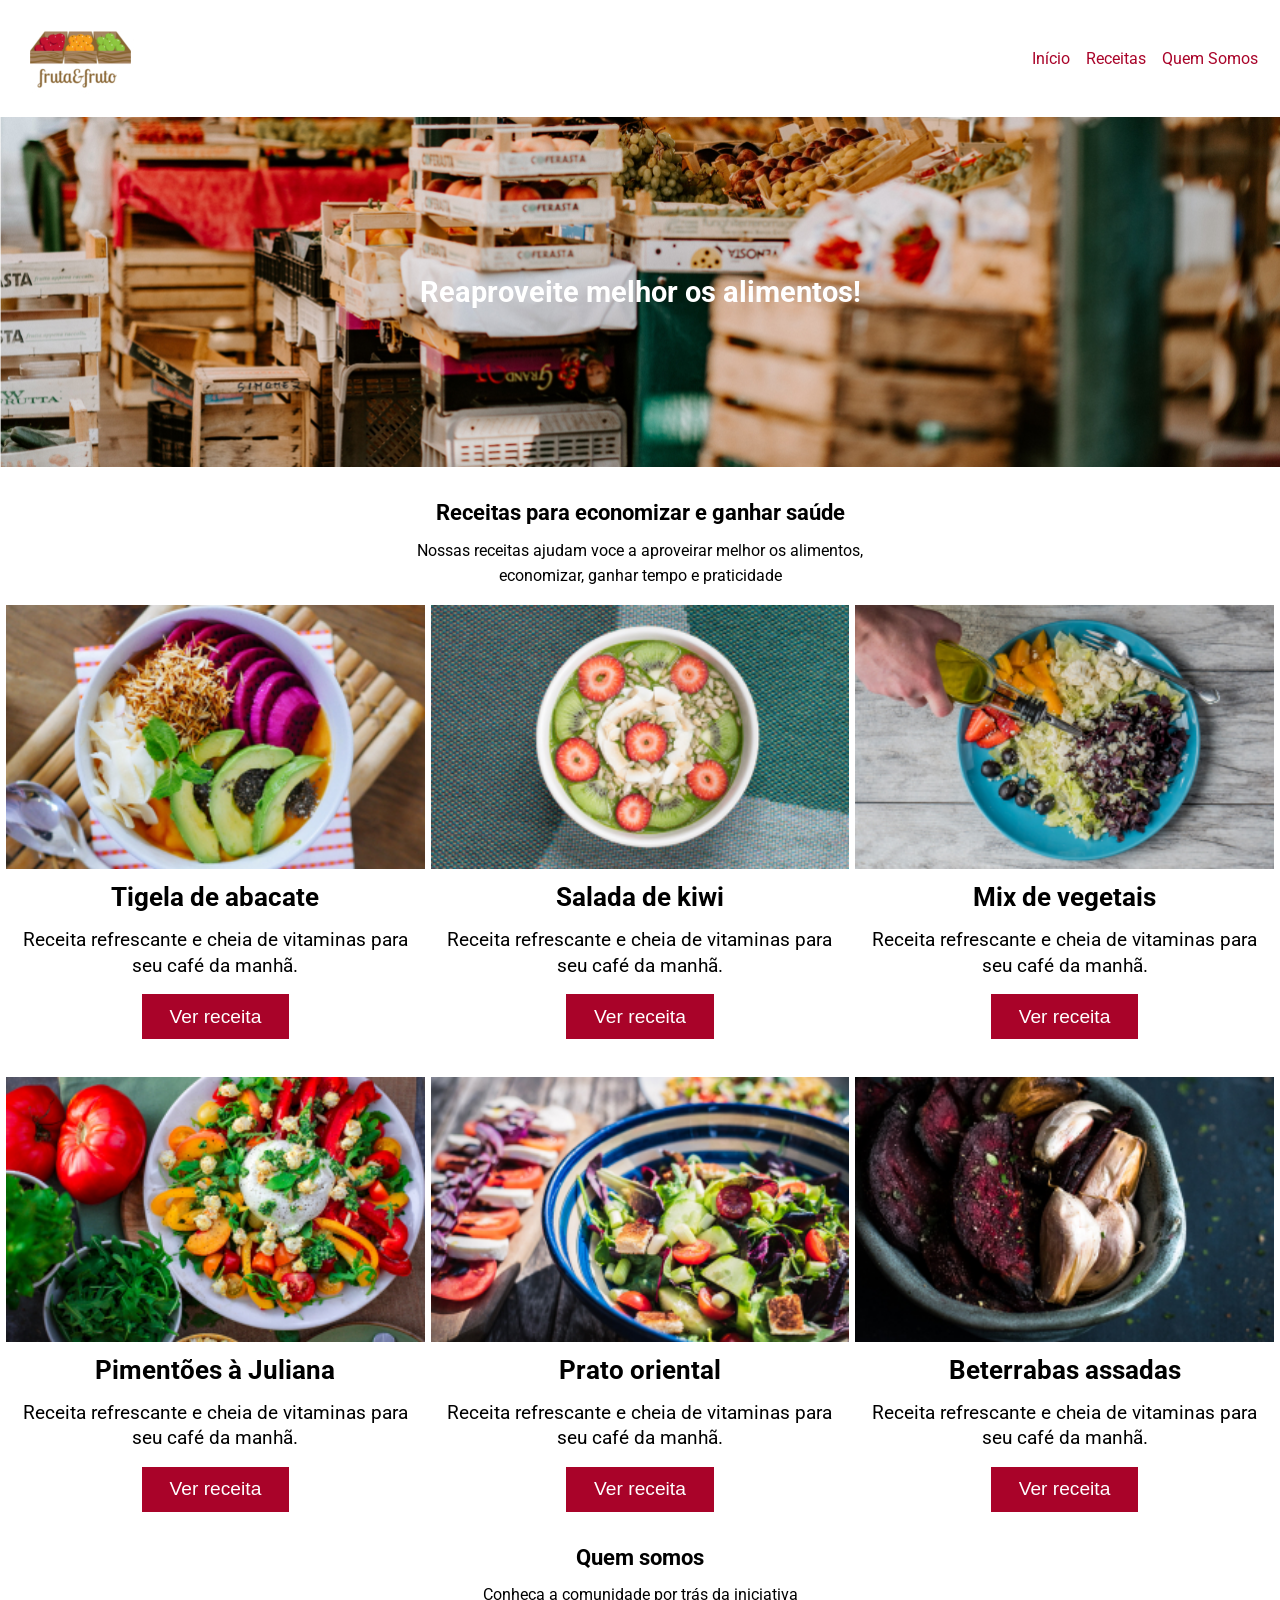
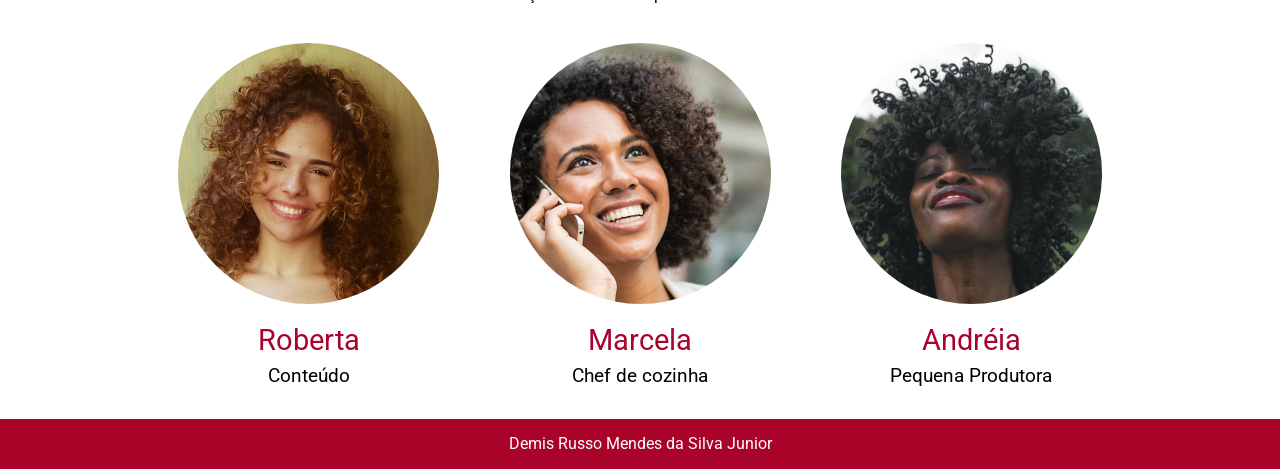
<file: index.html>
<!DOCTYPE html>
<html lang="pt-BR">

<head>
    <link href="https://fonts.googleapis.com/css?family=Pacifico|Roboto:100,300,400,500,700,900" rel="stylesheet" />
    <meta charset="UTF-8" />
    <meta name="viewport" content="width=device-width, initial-scale=1.0" />
    <meta http-equiv="X-UA-Compatible" content="ie=edge" />
    <title>Fruta & Fruto</title>
    <link rel="stylesheet" href="assets/css/style.css">
    <link href="https://fonts.googleapis.com/css2?family=Roboto:wght@100;400;700&display=swap" rel="stylesheet">
</head>

<body>
    <header id="page-header">
        <img class="logo" src="assets/img/logo.jpg" alt="Fruta e Fruto">
        <nav class="menu">
            <ul class="list-menu">
                <li><a class="menu-link" href="#">Início</a></li>
                <li><a class="menu-link" href="#">Receitas</a></li>
                <li><a class="menu-link" href="#">Quem Somos</a></li>                
            </ul>
        </nav>
    </header>

    <section class="banner">
        <h2 class="banner-title">Reaproveite melhor os alimentos!</h2>
    </section>

    <section class="about">
        <h2 class="about-title">Receitas para economizar e ganhar saúde</h2>
        <p class="about-description">Nossas receitas ajudam voce a aproveirar melhor os alimentos, economizar, ganhar
            tempo e praticidade
        </p>
    </section>

    <section class="recipes">
        <div class="recipe">
            <img alt="Tigela de abacate" class="recipe-image" src="./assets/img/receitas/tigela-de-abacate.jpg" />
            <div class="recipe-content">
                <h4 class="recipe-title">Tigela de abacate</h4>
                <p class="recipe-description">Receita refrescante e cheia de vitaminas para seu café da manhã.</p>
                <button class="recipe-button">Ver receita</button>
            </div>
        </div>

        <div class="recipe">
            <img alt="Salada de kiwi" class="recipe-image" src="./assets/img/receitas/salada-de-kiwi.jpg" />
            <div class="recipe-content">
                <h4 class="recipe-title">Salada de kiwi</h4>
                <p class="recipe-description">Receita refrescante e cheia de vitaminas para seu café da manhã.</p>
                <button class="recipe-button">Ver receita</button>
            </div>
        </div>

        <div class="recipe">
            <img alt="Mix de vegetais" class="recipe-image" src="./assets/img/receitas/mix-de-vegetais.jpg" />
            <div class="recipe-content">
                <h4 class="recipe-title">Mix de vegetais</h4>
                <p class="recipe-description">Receita refrescante e cheia de vitaminas para seu café da manhã.</p>
                <button class="recipe-button">Ver receita</button>
            </div>
        </div>

        <div class="recipe">
            <img alt="Pimentões à Juliana" class="recipe-image" src="./assets/img/receitas/pimentoes-a-juliana.jpg" />
            <div class="recipe-content">
                <h4 class="recipe-title">Pimentões à Juliana</h4>
                <p class="recipe-description">Receita refrescante e cheia de vitaminas para seu café da manhã.</p>
                <button class="recipe-button">Ver receita</button>
            </div>
        </div>

        <div class="recipe">
            <img alt="Prato oriental" class="recipe-image" src="./assets/img/receitas/prato-oriental.jpg" />
            <div class="recipe-content">
                <h4 class="recipe-title">Prato oriental</h4>
                <p class="recipe-description">Receita refrescante e cheia de vitaminas para seu café da manhã.</p>
                <button class="recipe-button">Ver receita</button>
            </div>
        </div>

        <div class="recipe">
            <img alt="Beterrabas assadas" class="recipe-image" src="./assets/img/receitas/beterrabas-assadas.jpg" />
            <div class="recipe-content">
                <h4 class="recipe-title">Beterrabas assadas</h4>
                <p class="recipe-description">Receita refrescante e cheia de vitaminas para seu café da manhã.</p>
                <button class="recipe-button">Ver receita</button>
            </div>
        </div>
    </section>

    <section class="who-we-are">
        <h3 class="who-we-are-title">Quem somos</h3>
        <p class="who-we-are-description">Conheça a comunidade por trás da iniciativa</p>

        <div class="people">
            <div class="person">
                <img class="person-image" src="assets/img/pessoas/roberta.jpg" alt="">
                <span class="person-name">Roberta</span>
                <span class="person-work">Conteúdo</span>
            </div>

            <div class="person">
                <img class="person-image" src="assets/img/pessoas/marcela.jpg" alt="">
                <span class="person-name">Marcela</span>
                <span class="person-work">Chef de cozinha</span>
            </div>

            <div class="person">
                <img class="person-image" src="assets/img/pessoas/andreia.jpg" alt="">
                <span class="person-name">Andréia</span>
                <span class="person-work">Pequena Produtora</span>
            </div>
        </div>
    </section>

    <footer class="page-footer">
        <p>Demis Russo Mendes da Silva Junior</p>
    </footer>
</body>

</html>
</file>
<file: assets/css/style.css>
/* Mobile First */

::-webkit-scrollbar {
    display: none;
}

* {
    padding: 0;
    margin: 0;
    box-sizing: border-box;
}

body {
    font-family: 'Roboto', sans-serif;
}

a {
    text-decoration: none;
}

#page-header {
    display: flex;
    flex-direction: column;
    justify-content: center;
    align-items: center;
    padding: 1.4rem;
}

#page-header .logo {
    width: 30%;
}

#page-header .menu {
    display: flex;
    justify-content: center;
}

#page-header .menu .list-menu {
    display: flex;
    margin-top: 1.2rem;
    list-style: none;
}

#page-header .menu .list-menu .menu-link {
    color: #a90329;
}

#page-header .menu .list-menu :not(:last-child) {
    margin-right: 1rem;
}

.banner {
    height: 350px;
    display: flex;
    align-items: center;
    justify-content: center;
    background-image: url('/assets/img/banner.jpg');
    background-position: center;
    background-size: cover;
    margin-bottom: 2rem;
}

.banner .banner-title {
    font-size: 1.8rem;
    text-align: center;
    color: #fff;
}

.about {
    display: flex;
    flex-direction: column;
    align-items: center;
    text-align: center;
}

.about .about-title {
    font-size: 1.4rem;
    margin-bottom: 0.8rem;
}

.about .about-description {
    text-align: center;
    line-height: 1.6rem;
    margin-bottom: 1rem;
    max-width: 500px;
}

.recipes {
    display: flex;
    flex-wrap: wrap;
    justify-content: center;
    align-items: center;
    margin: 0 0.4rem;
}

.recipe {
    display: flex;
    flex-direction: column;
    align-items: center;
    margin-bottom: 2rem;
}

.recipe img {
    width: 100%;
}

.recipe-content {
    text-align: center;
    line-height: 1.6rem;
}

.recipe-title {
    font-size: 1.6rem;
    margin: 1rem 0;
}

.recipe-description {
    font-size: 1.2rem;
}

.recipe-button {
    border: 0;
    background: #a90329;
    color: #fff;
    font-size: 1.2rem;
    width: 9.2rem;
    height: 2.8rem;
    margin-top: 1rem;
}

.who-we-are {
    display: flex;
    flex-direction: column;
    align-items: center;
    justify-content: center;
}

.who-we-are-title {
    font-size: 1.4rem;
    margin-bottom: 0.8rem;
}

.who-we-are-description {
    line-height: 1.6rem;
    margin-bottom: 1rem;
}

.people {
    display: flex;
    flex-direction: column;
    align-items: center;
    justify-content: center;
}

.person {
    display: flex;
    flex-direction: column;
    align-items: center;
    justify-content: center;
    margin-bottom: 2rem;
}

.person-image {
    border-radius: 50%;
    margin: 1.2rem;
}

.person-name {
    font-size: 1.8rem;
    color: #a90329;
}

.person-work {
    margin-top: 0.4rem;
    font-size: 1.2rem;
}

.page-footer {
    display: flex;
    justify-content: center;
    align-items: center;
    background: #a90329;
    height: 50px;
}

.page-footer p {
    color: #fff;
}

@media (min-width: 600px) {
    #page-header {
        display: grid;
        grid-template-columns: auto 3fr;
    }
    #page-header .menu {
        display: grid;
        justify-self: end;
    }
    #page-header .menu .list-menu {
        margin-top: 0;
    }
    #page-header .logo {
        width: 100%;
    }
    .recipes {
        display: grid;
        grid-template-columns: repeat(2, 1fr);
        justify-items: center;
        gap: 0.4rem;
    }
    .recipe {
        width: 100%;
    }
    .people {
        display: grid;        
        grid-template-columns: repeat(2, 1fr);       
        column-gap: 6rem;
    }    

    .people .person:last-child{
        grid-column: 1/3;
    }
}

@media (min-width: 940px) {
    .recipes {
        display: grid;
        grid-template-columns: repeat(3, 1fr);        
    }
    .people {
        display: grid;        
        grid-template-columns: repeat(3, 1fr);                
        gap: 2rem;
    }

    .people .person:last-child{
        grid-column: 3/3;
    }
}
</file>
